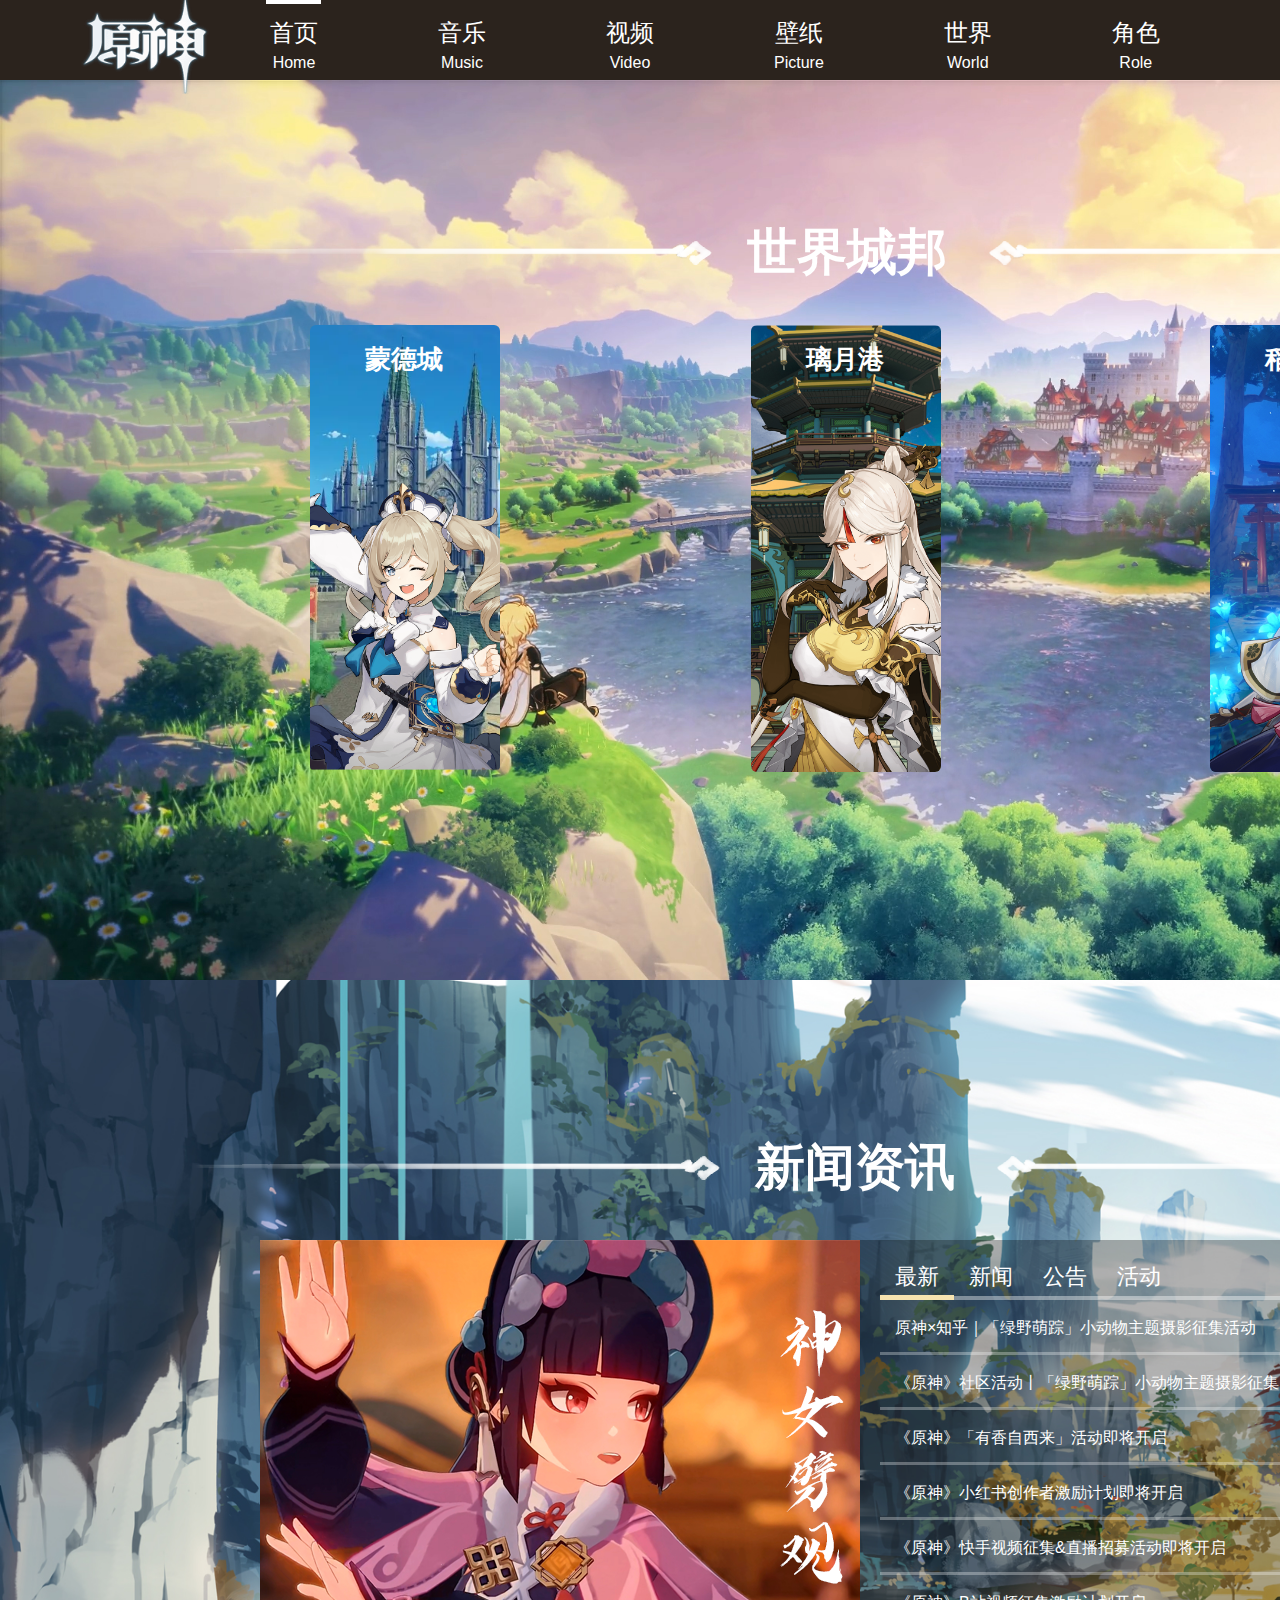
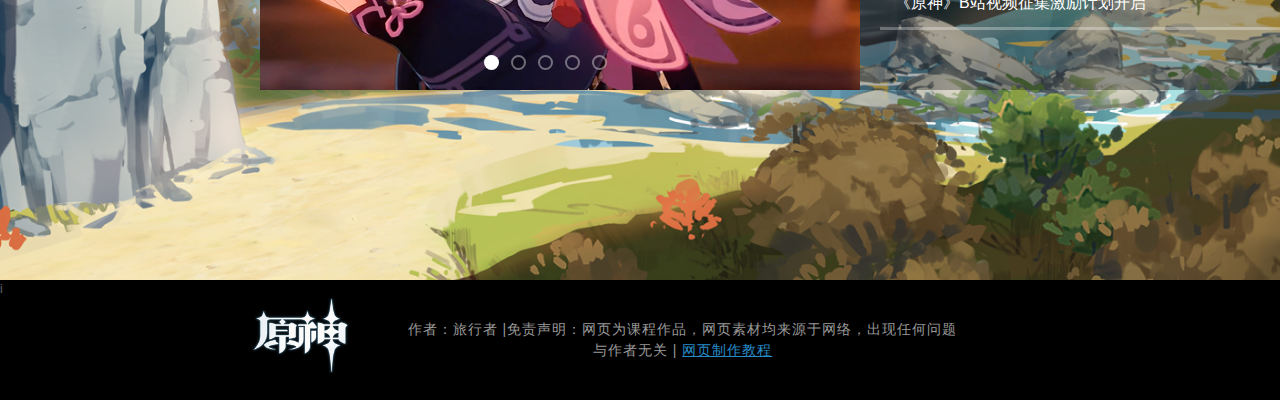
<file: index.html>
<!DOCTYPE html>
<html lang="en">

<head>
  <meta charset="UTF-8" />
  <meta http-equiv="X-UA-Compatible" content="IE=edge" />
  <meta name="viewport" content="width=device-width, initial-scale=1.0" />
  <title>原宝</title>

  <!-- 初始化 -->
  <link rel="stylesheet" href="css/base.css" />
  <link rel="stylesheet" href="css/index.css" />
  <link rel="stylesheet" href="css/common.css" />
  <link rel="shortcut icon" href="favicon.ico" />
  <!-- js -->
  <script src="js/common.js"></script>
  <script src="js/index.js"></script>
</head>

<body>
  <!-- 头部导航栏 start-->
  <header>
    <!-- logo start -->
    <div class="logo">
      <h1><a href="index.html" title="原神">原神</a></h1>
    </div>
    <!-- logo end -->
    <!-- 导航栏 start -->
    <div class="nav w">
      <ul>
        <li class="select_pages">
          <a href="index.html"><span>首页</span><span>Home</span></a>
        </li>
        <li>
          <a href="pages/music.html"><span>音乐</span><span>Music</span></a>
        </li>
        <li>
          <a href="pages/VideoPage.html"><span>视频</span><span>Video</span></a>
        </li>
        <li>
          <a href="pages/wallpaper.html"><span>壁纸</span><span>Picture</span></a>
        </li>
        <li>
          <a href="pages/world.html"><span>世界</span><span>World</span></a>
        </li>
        <li>
          <a href="pages/megde.html"><span>角色</span><span>Role</span></a>
        </li>
      </ul>
    </div>
    <!-- 导航栏 end-->
  </header>
  <!-- 导航栏 end-->
  <!-- index 部分 start-->
  <section>
    <div class="sect_1">
      <h1>世界城邦</h1>
      <ul>
        <li>
          <div class="move mengde">
            <h4>蒙德城</h4>
            <a href="pages/megde.html"><img src="images/babala.png" alt="" /></a>
          </div>
        </li>
        <li>
          <div class="move liyue">
            <h4>璃月港</h4>
            <a href="pages/liyue.html"><img src="images/ningguang.png" alt="" /></a>
          </div>
        </li>
        <li>
          <div class="move daoqi">
            <h4>稻妻城</h4>
            <a href="pages/daoqi.html"><img src="images/linghua.png" alt="" /></a>
          </div>
        </li>
      </ul>
    </div>
    <div class="sect_2 ">
      <div class="box">
        <div class="news_left">
          <h1>新闻资讯</h1>
          <ul class="tab_move">
            <li><a href="javascript:void(0)"><img src="images/news1.png" alt=""></a></li>
            <li><a href="javascript:void(0)"><img src="images/news2.png" alt=""></a></li>
            <li><a href="javascript:void(0)"><img src="images/news3.png" alt=""></a></li>
            <li><a href="javascript:void(0)"><img src="images/news4.png" alt=""></a></li>
            <li><a href="javascript:void(0)"><img src="images/news5.png" alt=""></a></li>
          </ul>
          <ul class="pointer">
          </ul>
        </div>
        <div class="news_right">
          <div class="title">
            <ul>
              <li class="select_title">最新</li>
              <li>新闻</li>
              <li>公告</li>
              <li>活动</li>
            </ul>
          </div>
          <div class="content">
            <ul class="newest">
              <li>
                <p> 原神×知乎｜「绿野萌踪」小动物主题摄影征集活动</p><span>2022/05/11</span>
              </li>
              <li>
                <p>《原神》社区活动丨「绿野萌踪」小动物主题摄影征集活动今日开启</p><span> 2022/05/11</span>
              </li>
              <li>
                <p>《原神》「有香自西来」活动即将开启</p><span>2022/05/11</span>
              </li>
              <li>
                <p>《原神》小红书创作者激励计划即将开启</p><span> 2022/05/10</span>
              </li>
              <li>
                <p>《原神》快手视频征集&直播招募活动即将开启</p><span>2022/05/10</span>
              </li>
              <li>
                <p>《原神》B站视频征集激励计划开启</B></p><span>2022/5/10</span>
              </li>
            </ul>
            <ul class="news">
              <li>
                <p> 原神×知乎｜「绿野萌踪」小动物主题摄影征集活动</p><span>2022/05/11</span>
              </li>
              <li>
                <p>《原神》交响音乐会特别篇-「映春华章」</p><span> 2022/02/04</span>
              </li>
              <li>
                <p>《原神》「有香自西来」活动即将开启</p><span>2022/05/11</span>
              </li>
              <li>
                <p>《原神：“异世相遇，尽享美味”</p><span> 2020/03/01</span>
              </li>
              <li>
                <p>《原神》排面！《国家人文历史》解析原神《神女劈观》，每句词都有典故？</p><span>2022/02/19</span>
              </li>
              <li>
                <p>《原神》B站视频征集激励计划开启</B></p><span>2022/5/10</span>
              </li>
            </ul>
            <ul class="notice">
              <li>
                <p>《原神》祈愿概率公示</p><span></span>
              </li>
              <li>
                <p>《原神》2.5版本「薄樱初绽时」更新通知</p><span> 2022/02/16</span>
              </li>
              <li>
                <p>《原神》2.5版本「薄樱初绽时」更新通知</p><span>2022/02/14</span>
              </li>
              <li>
                <p>「流光飞彩」海灯节答谢邮件发放问题处理说明</p><span>2022/02/09</span>
              </li>
              <li>
                <p>《原神》2.4版本「飞彩镌流年」更新说明</p><span> 2022/01/05</span>
              </li>
              <li>
                <p>《原神》2.4版本「飞彩镌流年」海灯节活动开启</p><span>2020/01/05</span>
              </li>
            </ul>
            <ul class="activity">
              <li>
                <p>《原神》「神工天巧」活动即将开启</p><span> 2022/02/28</span>
              </li>
              <li>
                <p>「岩港奇珍行记」网页活动说明</p><span>2020/11/02</span>
              </li>
              <li>
                <p> 《原神》月夕祝颂-万份空月祝福相赠</p><span> 2020/10/01</span>
              </li>
              <li>
                <p> “在尘世的相逢”抖音《原神》公测主播招募</p><span>2020/09/28</span>
              </li>
              <li>
                <p>“在尘世的相逢”快手直播《原神》主播招募活动开启</p><span> 2020/09/16</span>
              </li>
              <li>
                <p>《原神》：“异世相遇，尽享美味”线下活动</p><span>2020/09/16</span>
              </li>
            </ul>
          </div>
        </div>
      </div>
    </div>
  </section>
  <!-- index 部分 end-->

  <footer>
    <div class="copyright w">
      <img src="images/logo.png" alt="" width="100px">
      <p>作者：旅行者 |免责声明：网页为课程作品，网页素材均来源于网络，出现任何问题与作者无关 |
        <i class="link">网页制作教程</i>
      </p>
    </div>i
  </footer>
  <div class="code" style="display: none;">
    <div class="box">
      <img src="images/code.png" alt="">
      <button class="close"></button>
    </div>
  </div>
</body>

</html>
</file>
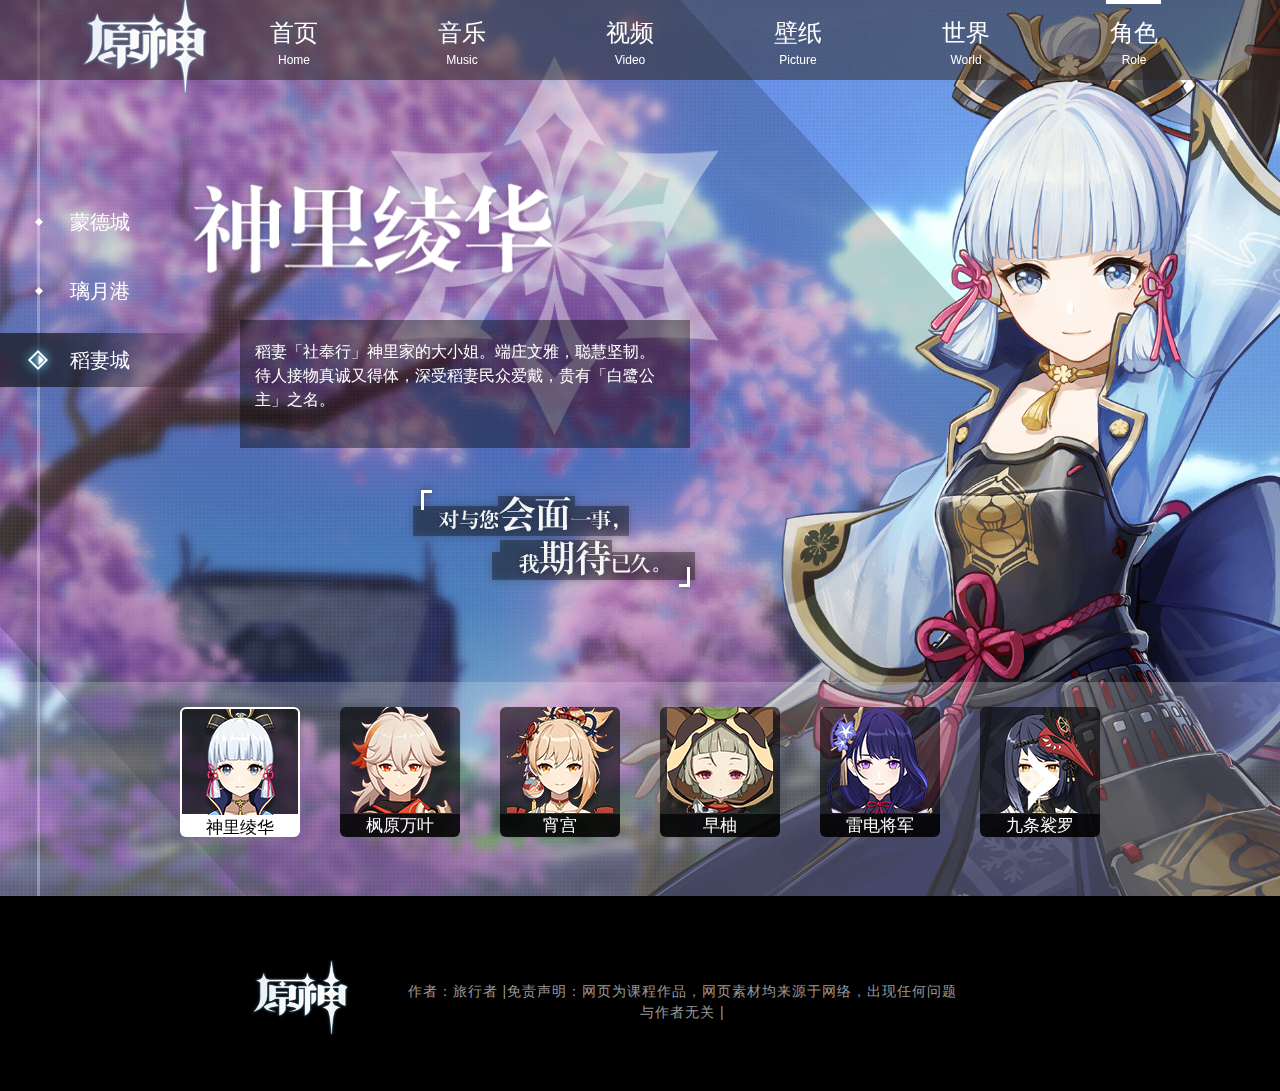
<file: pages/daoqi.html>
<!DOCTYPE html>
<html lang="en">

<head>
    <meta charset="UTF-8" />
    <meta http-equiv="X-UA-Compatible" content="IE=edge" />
    <meta name="viewport" content="width=device-width, initial-scale=1.0" />
    <title>稻妻城</title>

    <!-- 初始化 -->
    <link rel="stylesheet" href="../css/base.css" />
    <link rel="stylesheet" href="../css/daoqi.css" />
    <link rel="stylesheet" href="../css/common.css" />
    <link rel="shortcut icon" href="../favicon.ico" />
    <!-- js -->
    <script src="../js/role_comm.js"></script>
    <script src="../js/common.js"></script>
</head>

<body>
    <!-- 头部导航栏 start-->
    <header>
        <!-- logo start -->
        <div class="logo">
            <h1><a href="../index.html" title="原神">原神</a></h1>
        </div>
        <!-- logo end -->
        <!-- 导航栏 start -->
        <div class="nav w">

            <ul>
                <li>
                    <a href="../index.html"><span>首页</span><span>Home</span></a>
                </li>
                <li>
                    <a href="music.html"><span>音乐</span><span>Music</span></a>
                </li>
                <li>
                    <a href="VideoPage.html"><span>视频</span><span>Video</span></a>
                </li>
                <li>
                    <a href="wallpaper.html"><span>壁纸</span><span>Picture</span></a>
                </li>
                <li>
                    <a href="world.html"><span>世界</span><span>World</span></a>
                </li>
                <li class="select_pages">
                    <a href="megde.html"><span>角色</span><span>Role</span></a>
                </li>
            </ul>
        </div>
    </header>
    <!-- 导航栏 end-->
    <!-- mengde 部分 start-->

    <section>
        <div class="bg">
            <div class="spread"></div>
            <footer>
                <div class="copyright w">
                    <img src="../images/logo.png" alt="" width="100px">
                    <p>作者：旅行者 |免责声明：网页为课程作品，网页素材均来源于网络，出现任何问题与作者无关 |
                    </p>
                </div>
            </footer>
        </div>
        <div class="role">
            <ul>
                <li><img src="../images/daoqi/role/linghua.png" alt=""></li>
                <li><img src="../images/daoqi/role/wanye.png" alt=""></li>
                <li><img src="../images/daoqi/role/xiaogong.png" alt=""></li>
                <li><img src="../images/daoqi/role/zaoyou.png" alt=""></li>
                <li><img src="../images/daoqi/role/ying.png" alt=""></li>
                <li><img src="../images/daoqi/role/jiutiao.png" alt=""></li>
                <li><img src="../images/daoqi/role/xinhai.png" alt=""></li>
                <li><img src="../images/daoqi/role/tuoma.png" alt=""></li>
                <li><img src="../images/daoqi/role/yidou.png" alt=""></li>
                <li><img src="../images/daoqi/role/wulang.png" alt=""></li>
                <li><img src="../images/daoqi/role/bachongshenzi.png" alt=""></li>
                <li><img src="../images/daoqi/role/lingren.png" alt=""></li>
            </ul>
        </div>
        <div class="info">
            <ul>
                <li><img class="name" src="../images/daoqi/info/linghua-name.png" alt="">
                    <p class="introduce">
                        稻妻「社奉行」神里家的大小姐。端庄文雅，聪慧坚韧。<br>
                        待人接物真诚又得体，深受稻妻民众爱戴，贵有「白鹭公主」之名。
                    </p>
                    <img src="../images/bing.png" alt="" class="nature">
                    <img src="../images/daoqi/info/linghua-lines.png" alt="" class="lines">
                </li>
                <li><img class="name" src="../images/daoqi/info/wanye-name.png" alt="">
                    <p class="introduce">
                        稻妻出身的浪人武士。为人谦和，个性温顺。<br>
                        年轻潇洒的外表下埋藏着许多往事。看似随性，心中却有独属于自己的行事准则。
                    </p>
                    <img src="../images/feng.png" alt="" class="nature">
                    <img src="../images/daoqi/info/wanye-lines.png" alt="" class="lines">
                </li>
                <li><img class="name" src="../images/daoqi/info/xiaogong-name.png" alt="">
                    <p class="introduce">
                        才华横溢的烟花工匠，「长野原烟花店」的现任店主，被誉为「夏祭的女王」。<br>
                        热情似火的少女。未泯的童心与匠人的执着在她身上交织出了奇妙的焰色反应。
                    </p>
                    <img src="../images/huo.png" alt="" class="nature">
                    <img src="../images/daoqi/info/xiaogong-lines.png" alt="" class="lines">
                </li>
                <li><img class="name" src="../images/daoqi/info/zaoyou-name.png" alt="">
                    <p class="introduce">
                        早柚——隶属于秘密组织「终末番」的特别忍者，对睡眠和长高有着异乎常人的追求。<br>
                        掌握一切可用于逃跑、隐蔽的忍术，以此为自己创造偷懒睡觉的机会。<br>
                        如此神奇的手段，或许会有意想不到的用途。
                    </p>
                    <img src="../images/feng.png" alt="" class="nature">
                    <img src="../images/daoqi/info/zaoyou-lines.png" alt="" class="lines">
                </li>
                <li><img class="name" src="../images/daoqi/info/ying-name.png" alt="">
                    <p class="introduce">
                        雷电将军——此世最殊胜威怖的雷霆化身，稻妻幕府的最高主宰。<br>
                        挟威权之鸣雷，逐永恒之孤道的寂灭者。
                    </p>
                    <img src="../images/lei.png" alt="" class="nature">
                    <img src="../images/daoqi/info/ying-lines.png" alt="" class="lines">
                </li>
                <li><img class="name" src="../images/daoqi/info/jiutiao-name.png" alt="">
                    <p class="introduce">
                        天领奉行的将领。行如风，言如誓，是位魄力过人的女性。<br>
                        她有着「神的笃信者」之名，将全部忠心都奉献给了雷电将军。<br>
                        将军所追求的「永恒」，也是她愿意为之而战的信念。
                    </p>
                    <img src="../images/lei.png" alt="" class="nature">
                    <img src="../images/daoqi/info/jiutiao-lines.png" alt="" class="lines">
                </li>
                <li><img class="name" src="../images/daoqi/info/xinhai-name.png" alt="">
                    <p class="introduce">
                        心海是海祇岛的「现人神巫女」，也就是现任海祇岛最高领袖。<br>
                        她通读兵法、擅长谋略，在军事上有着独特见解，也能将内政、外交等工作处理得井井有条。<br>
                        不过，这位人们眼中深不可测的领导者，似乎也有不为人知的一面…
                    </p>
                    <img src="../images/shui.png" alt="" class="nature">
                    <img src="../images/daoqi/info/xinhai-lines.png" alt="" class="lines">
                </li>
                <li><img class="name" src="../images/daoqi/info/tuoma-name.png" alt="">
                    <p class="introduce">
                        社奉行神里家的家政官，同时也是活跃在稻妻的「地头蛇」。<br>
                        为人友善又富有亲和力，不论身处何处都能轻易融入人群。<br>
                        乍看似乎是个非常随性的人，实际上却很有责任感。无论对待工作或人际都有着格外认真的一面。
                    </p>
                    <img src="../images/huo.png" alt="" class="nature">
                    <img src="../images/daoqi/info/tuoma-lines.png" alt="" class="lines">
                </li>
                <li><img class="name" src="../images/daoqi/info/yidou-name.png" alt="">
                    <p class="introduce">
                        鬼族后裔，性格豪爽热血的快意男儿。<br>
                        如风一般迅猛，也如雷一般夺目。
                    </p>
                    <img src="../images/tu.png" alt="" class="nature">
                    <img src="../images/daoqi/info/yidou-lines.png" alt="" class="lines">
                </li>
                <li><img class="name" src="../images/daoqi/info/wulang-name.png" alt="">
                    <p class="introduce">
                        海祇军大将。身具领兵者威严的同时，又无高位者的倨傲。&nbsp;<br>
                        无论何时何地都深受部下信赖，能让人毫无负担地寄托后背与心灵。
                    </p>
                    <img src="../images/tu.png" alt="" class="nature">
                    <img src="../images/daoqi/info/wulang-lines.png" alt="" class="lines">
                </li>
                <li><img class="name" src="../images/daoqi/info/bachongshenzi-name.png" alt="">
                    <p class="introduce">
                        掌管鸣神大社的大巫女、狐之血脉的延续者、「永恒」的眷属与友人，以及，轻小说出版社「八重堂」的恐怖总编…<br>
                        有着多重身份的神秘宫司，凡人们或许永远无法了解她的真面目与真心。
                    </p>
                    <img src="../images/lei.png" alt="" class="nature">
                    <img src="../images/daoqi/info/bachongshenzi-lines.png" alt="" class="lines">
                </li>
                <li><img class="name" src="../images/daoqi/info/lingren-name.png" alt="">
                    <p class="introduce">
                        社奉行神里家现任家主。总有办法以周全的手段实现自身目的。不过，鲜少有人知道他如今最在意的「目的」是什么。
                    </p>
                    <img src="../images/bing.png" alt="" class="nature">
                    <img src="../images/daoqi/info/lingren-lines.png" alt="" class="lines">
                </li>
            </ul>
        </div>
        <div class="tab">
            <div class="item">
                <div class="previous"></div>
                <div class="box">
                    <ul>
                        <li class="select_item"><img src="../images/daoqi/icon/linghua.png" alt=""><span>神里绫华</span>
                        </li>
                        <li><img src="../images/daoqi/icon/wanye.png" alt=""><span>枫原万叶</span></li>
                        <li><img src="../images/daoqi/icon/xiaoghong.png" alt=""><span>宵宫</span></li>
                        <li><img src="../images/daoqi/icon/zaoyou.png" alt=""><span>早柚</span></li>
                        <li><img src="../images/daoqi/icon/ying.png" alt=""><span>雷电将军</span></li>
                        <li><img src="../images/daoqi/icon/jiutiao.png" alt=""><span>九条裟罗</span></li>
                        <li><img src="../images/daoqi/icon/xinhai.png" alt=""><span>珊瑚宫心海</span></li>
                        <li><img src="../images/daoqi/icon/tuoma.png" alt=""><span>托马</span></li>
                        <li><img src="../images/daoqi/icon/yidou.png" alt=""><span>荒泷一斗</span></li>
                        <li><img src="../images/daoqi/icon/wulang.png" alt=""><span>五郎</span></li>
                        <li><img src="../images/daoqi/icon/bachongshenzi.png" alt=""><span>八重神子</span></li>
                        <li><img src="../images/daoqi/icon/lingren.png" alt=""><span>神里绫人</span></li>
                    </ul>
                </div>
                <div class="next"></div>
            </div>
        </div>
        <div class="tab_city">
            <ul>
                <li><a href="megde.html">蒙德城</a></li>
                <li><a href="liyue.html">璃月港</a></li>
                <li class="select_city"> 稻妻城</li>
            </ul>
        </div>
    </section>
    </div>
    <!-- mengde 部分 end-->
</body>

</html>
</file>
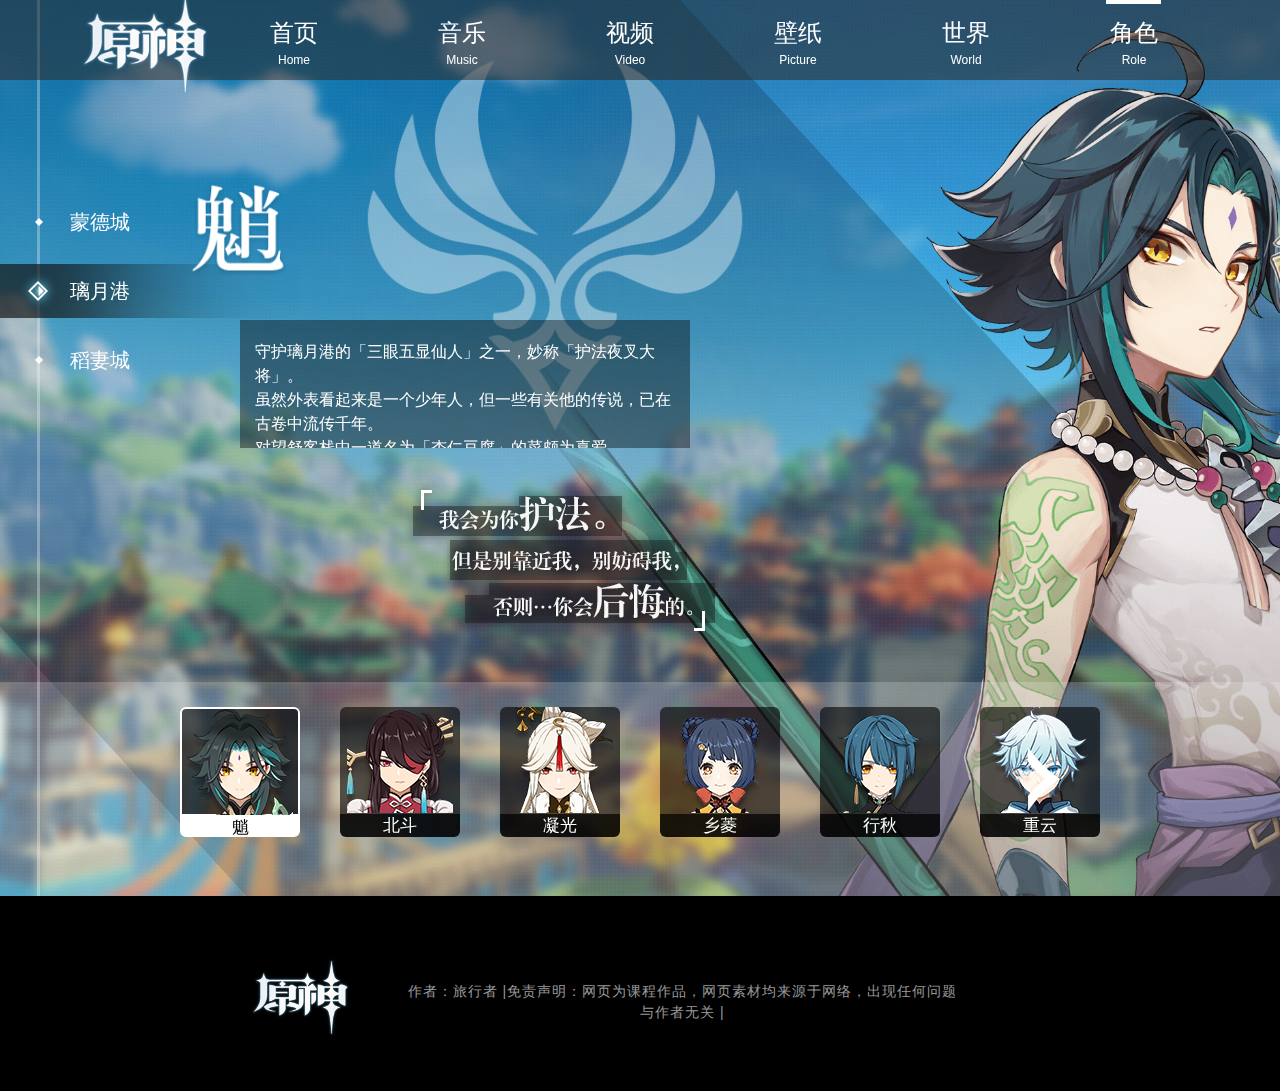
<file: pages/liyue.html>
<!DOCTYPE html>
<html lang="en">

<head>
    <meta charset="UTF-8" />
    <meta http-equiv="X-UA-Compatible" content="IE=edge" />
    <meta name="viewport" content="width=device-width, initial-scale=1.0" />
    <title>璃月港</title>

    <!-- 初始化 -->
    <link rel="stylesheet" href="../css/base.css" />
    <link rel="stylesheet" href="../css/liyue.css" />
    <link rel="stylesheet" href="../css/common.css" />
    <link rel="shortcut icon" href="../favicon.ico" />
    <!-- js -->
    <script src="../js/role_comm.js"></script>
    <script src="../js/common.js"></script>
</head>

<body>
    <!-- 头部导航栏 start-->
    <header>
        <!-- logo start -->
        <div class="logo">
            <h1><a href="../index.html" title="原神">原神</a></h1>
        </div>
        <!-- logo end -->
        <!-- 导航栏 start -->
        <div class="nav w">

            <ul>
                <li>
                    <a href="../index.html"><span>首页</span><span>Home</span></a>
                </li>
                <li>
                    <a href="music.html"><span>音乐</span><span>Music</span></a>
                </li>
                <li>
                    <a href="VideoPage.html"><span>视频</span><span>Video</span></a>
                </li>
                <li>
                    <a href="wallpaper.html"><span>壁纸</span><span>Picture</span></a>
                </li>
                <li>
                    <a href="world.html"><span>世界</span><span>World</span></a>
                </li>
                <li class="select_pages">
                    <a href="megde.html"><span>角色</span><span>Role</span></a>
                </li>
            </ul>
        </div>
    </header>
    <!-- 导航栏 end-->
    <!-- mengde 部分 start-->

    <section>

        <div class="bg">
            <div class="spread"></div>
            <footer>
                <div class="copyright w">
                    <img src="../images/logo.png" alt="" width="100px">
                    <p>作者：旅行者 |免责声明：网页为课程作品，网页素材均来源于网络，出现任何问题与作者无关 |
                    </p>
                </div>
            </footer>
        </div>
        <div class="role">
            <ul>
                <li><img src="../images/liyue/role/xiao.png" alt=""></li>
                <li><img src="../images/liyue/role/beidou.png" alt=""></li>
                <li><img src="../images/liyue/role/ningguang.png" alt=""></li>
                <li><img src="../images/liyue/role/xiangling.png" alt=""></li>
                <li><img src="../images/liyue/role/xingqiu.png" alt=""></li>
                <li><img src="../images/liyue/role/chongyun.png" alt=""></li>
                <li><img src="../images/liyue/role/keqin.png" alt=""></li>
                <li><img src="../images/liyue/role/qiqi.png" alt=""></li>
                <li><img src="../images/liyue/role/dadaliya.png" alt=""></li>
                <li><img src="../images/liyue/role/zhongli.png" alt=""></li>
                <li><img src="../images/liyue/role/xinyan.png" alt=""></li>
                <li><img src="../images/liyue/role/ganyu.png" alt=""></li>
                <li><img src="../images/liyue/role/hutao.png" alt=""></li>
                <li><img src="../images/liyue/role/yanfei.png" alt=""></li>
                <li><img src="../images/liyue/role/shenhe.png" alt=""></li>
                <li><img src="../images/liyue/role/yunjin.png" alt=""></li>
                <li><img src="../images/liyue/role/yelan.png" alt=""></li>
            </ul>
        </div>
        <div class="info">
            <ul>
                <li><img class="name" src="../images/liyue/info/xiao-name.png" alt="">
                    <p class="introduce">守护璃月港的「三眼五显仙人」之一，妙称「护法夜叉大将」。<br>
                        虽然外表看起来是一个少年人，但一些有关他的传说，已在古卷中流传千年。<br>
                        对望舒客栈中一道名为「杏仁豆腐」的菜颇为喜爱。<br>
                        究其原因，是因为「杏仁豆腐」的味道，与他曾经吞噬过的「美梦」十分相似。
                    </p>
                    <img src="../images/feng.png" alt="" class="nature">
                    <img src="../images/liyue/info/xiao-lines.png" alt="" class="lines">
                </li>
                <li><img class="name" src="../images/liyue/info/beidou-name.png" alt="">
                    <p class="introduce">「南十字」船队头领，在璃月有着相当的声望。<br>
                        有人说她能开山劈海，有人说她善举剑引雷，还有人说，连可怖的冥海巨兽都不是北斗的一合之敌。<br>
                        外人也许会把这些话当做夸张的玩笑，但那些曾与北斗同航的人却会说——<br>
                        「世上若真有什么冥海巨兽，那北斗一定能将它劈作两截。」</p>

                    <img src="../images/lei.png" alt="" class="nature">
                    <img src="../images/liyue/info/beidou-lines.png" alt="" class="lines">
                </li>
                <li><img class="name" src="../images/liyue/info/ningguan-name.png" alt="">
                    <p class="introduce">坐拥空中宫殿，有着大量传言的璃月权贵，脸上总是挂着优雅神秘的笑容。<br>
                        作为「璃月七星」中的天权星，她不仅象征着权力与律法，也代表着财富与才智。</p>
                    <img src="../images/tu.png" alt="" class="nature">
                    <img src="../images/liyue/info/ningguang-lines.png" alt="" class="lines">
                </li>
                <li><img class="name" src="../images/liyue/info/xiangling-name.png" alt="">
                    <p class="introduce">「万民堂」的新任大厨兼跑堂，对料理之道极具热情，最拿手的是麻辣菜肴。<br>
                        年纪尚轻，但厨艺精湛，在吃虎岩的老饕之中颇有名气。<br>
                        如果她要请你进行新品试吃，大可放心品尝，绝不会辜负你的期待，真的。</p>
                    <img src="../images/huo.png" alt="" class="nature">
                    <img src="../images/liyue/info/xiangling-lines.png" alt="" class="lines">
                </li>
                <li><img class="name" src="../images/liyue/info/xingqiu-name.png" alt="">
                    <p class="introduce">璃月港飞云商会的二少爷，自幼便以勤奋好学、待人礼貌闻名。<br>
                        不过，即使是如此文雅的少年人，也有着动若脱兔的一面。</p>
                    <img src="../images/shui.png" alt="" class="nature">
                    <img src="../images/liyue/info/xingqiu-lines.png" alt="" class="lines">
                </li>
                <li><img class="name" src="../images/liyue/info/chongyun-name.png" alt="">
                    <p class="introduce">
                        以璃月为中心，四处进行驱邪活动的云游方士。作为驱邪世家继承人，他自幼便有过人的绝技。<br>
                        然而，这种绝技并非学自师门，而是与生俱来的异能——「纯阳之体」。
                    </p>
                    <img src="../images/bing.png" alt="" class="nature">
                    <img src="../images/liyue/info/chongyun-lines.png" alt="" class="lines">
                </li>
                <li><img class="name" src="../images/liyue/info/keqin-name.png" alt="">
                    <p class="introduce">
                        璃月七星之一，玉衡星。对「帝君一言而决的璃月」颇有微词——但实际上，神挺欣赏她这样的人。<br>
                        她坚信与人类命运相关的事，应当由人类去做，而且人类一定可以做得更好。为了证明这一点，她比任何人都要努力。
                    </p>
                    <img src="../images/lei.png" alt="" class="nature">
                    <img src="../images/liyue/info/keqin-lines.png" alt="" class="lines">
                </li>
                <li><img class="name" src="../images/liyue/info/qiqi-name.png" alt="">
                    <p class="introduce">
                        药庐「不卜庐」的采药姑娘兼学徒。<br>
                        因「仙缘」而拥有不死之身，行动时需要自己给自己下敕令。<br>
                        七七的记忆力非常差，为了保证日常生活的顺利，她随身携带着一本笔记，写有各种各样的注意事项。<br>
                        但在最不巧的那些日子里，她连「要看笔记」这件事都会忘记……
                    </p>
                    <img src="../images/bing.png" alt="" class="nature">
                    <img src="../images/liyue/info/qiqi-lines.png" alt="" class="lines">
                </li>
                <li><img class="name" src="../images/liyue/info/dadaliya-name.png" alt="">
                    <p class="introduce">
                        达达利亚——来自寒冰之国，心思变幻莫测的客人。<br>
                        不必猜测他的想法，也无需质疑他的来意。只要记住：这副稚气未脱的外表下暗藏的，是锤炼到极致的战士之躯。
                    </p>
                    <img src="../images/shui.png" alt="" class="nature">
                    <img src="../images/liyue/info/dadaliya-lines.png" alt="" class="lines">
                </li>
                <li><img class="name" src="../images/liyue/info/zhongli-name.png" alt="">
                    <p class="introduce">
                        应「往生堂」邀请而来的神秘客卿。样貌俊美，举止高雅，拥有远超常人的学识。<br>
                        虽说来历不明，却知礼数、晓规矩。坐镇「往生堂」，能行天地万物之典仪。
                    </p>
                    <img src="../images/tu.png" alt="" class="nature">
                    <img src="../images/liyue/info/zhongli-lines.png" alt="" class="lines">
                </li>
                <li><img class="name" src="../images/liyue/info/xingyan-name.png" alt="">
                    <p class="introduce">
                        在璃月港，摇滚属于新兴艺术，辛焱则是这门艺术身先士卒的践行者。<br>
                        她用音乐和热情歌颂着对「成见」的反抗，想要唤醒劳于世间昏昏沉沉的灵魂。<br>
                        如果有机会，请千万不要错过她的演出。
                    </p>
                    <img src="../images/huo.png" alt="" class="nature">
                    <img src="../images/liyue/info/xingyan-lines.png" alt="" class="lines">
                </li>
                <li><img class="name" src="../images/liyue/info/ganyu-name.png" alt="">
                    <p class="introduce">
                        璃月七星的秘书，体内流淌着人类与仙兽的血脉。<br>
                        天性优雅娴静，但仙兽「麒麟」温柔的性情与坚定毅重的工作态度毫无冲突。<br>
                        毕竟，甘雨坚信自己所做的一切工作都是为了践行与帝君的契约，谋求璃月众生的最大福祉。
                    </p>

                    <img src="../images/bing.png" alt="" class="nature">
                    <img src="../images/liyue/info/ganyu-lines.png" alt="" class="lines">
                </li>
                <li><img class="name" src="../images/liyue/info/hutao-name.png" alt="">
                    <p class="introduce">
                        胡桃——「往生堂」第七十七代堂主，掌控着璃月葬仪事务的重要人物。<br>
                        尽心尽力地为人们完成送别之仪，维护着世间阴阳平衡之道。<br>
                        除此以外还是个神奇打油诗人，诸多「杰作」被璃月人口口相传。
                    </p>
                    <img src="../images/huo.png" alt="" class="nature">
                    <img src="../images/liyue/info/hutao-lines.png" alt="" class="lines">
                </li>
                <li><img class="name" src="../images/liyue/info/yanfei-name.png" alt="">
                    <p class="introduce">
                        烟绯——身负半仙之血，能力一流的律法咨询师。<br>
                        她在循途守辙与通权达变之间寻得了只属于自己的完美平衡点，凭借律法咨询师的独特身份和自成一派的经验手段，悉心守护着璃月的契约天平。
                    </p>
                    <img src="../images/huo.png" alt="" class="nature">
                    <img src="../images/liyue/info/yanfei-lines.png" alt="" class="lines">
                </li>
                <li><img class="name" src="../images/liyue/info/shenhe-name.png" alt="">
                    <p class="introduce">
                        虽为人类之身，却是仙家弟子。过去曾生活在远离璃月港的山野之间，以红绳缚魂，修身养性。<br>
                        气质淡雅如仙人，身上似乎藏有某些秘密。
                    </p>
                    <img src="../images/bing.png" alt="" class="nature">
                    <img src="../images/liyue/info/shenhe-lines.png" alt="" class="lines">
                </li>
                <li><img class="name" src="../images/liyue/info/yunjin-name.png" alt="">
                    <p class="introduce">「云翰社」现任当家，集剧作与演唱能力于一身的璃月戏曲名角。风格自成一派，雅致柔美，恰如其人。</p>
                    <img src="../images/tu.png" alt="" class="nature">
                    <img src="../images/liyue/info/yunjin-lines.png" alt="" class="lines">
                </li>
                <li><img class="name" src="../images/liyue/info/yelan-name.png" alt="">
                    <p class="introduce">
                        自称供职于总务司的神秘人士，却又是总务司名录里的「不存在之人」。<br>
                        神出鬼没，行踪飘忽，变幻无常，这些都是她的标志。
                    </p>
                    <img src="../images/shui.png" alt="" class="nature">
                    <img src="../images/liyue/info/yelan-lianes.png" alt="" class="lines">
                </li>
            </ul>
        </div>
        <div class="tab">
            <div class="item">
                <div class="previous"></div>
                <div class="box">
                    <ul>
                        <li class="select_item"><img src="../images/liyue/icon/xiao.png" alt=""><span>魈</span></li>
                        <li><img src="../images/liyue/icon/beidou.png" alt=""><span>北斗</span>
                        </li>
                        <li><img src="../images/liyue/icon/ningguang.png" alt=""><span>凝光</span>
                        </li>
                        <li><img src="../images/liyue/icon/xiangling.png" alt=""><span>乡菱</span>
                        </li>
                        <li><img src="../images/liyue/icon/xingqiu.png" alt=""><span>行秋</span>
                        </li>
                        <li><img src="../images/liyue/icon/congyun.png" alt=""><span>重云</span>
                        </li>
                        <li><img src="../images/liyue/icon/keqin.png" alt=""><span>刻晴</span></li>
                        <li><img src="../images/liyue/icon/qiqi.png" alt=""><span>七七</span></li>
                        <li><img src="../images/liyue/icon/dadaliya.png" alt=""><span>达达利亚</span></li>
                        <li><img src="../images/liyue/icon/zhongli.png" alt=""><span>钟离</span>
                        </li>
                        <li><img src="../images/liyue/icon/xinyan.png" alt=""><span>辛焱</span>
                        </li>
                        <li><img src="../images/liyue/icon/ganyu.png" alt=""><span>甘雨</span>
                        </li>
                        <li><img src="../images/liyue/icon/hutao.png" alt=""><span>胡桃</span>
                        </li>
                        <li><img src="../images/liyue/icon/yuanfei.png" alt=""><span>烟绯</span>
                        </li>
                        <li><img src="../images/liyue/icon/shenhe.png" alt=""><span>申鹤</span>
                        </li>
                        <li><img src="../images/liyue/icon/yunjin.png" alt=""><span>云堇</span>
                        </li>
                        <li><img src="../images/liyue/icon/yelan.png" alt=""><span>夜兰</span>
                        </li>
                    </ul>
                </div>
                <div class="next"></div>
            </div>
        </div>
        <div class="tab_city">
            <ul>
                <li><a href="megde.html">蒙德城</a></li>
                <li class="select_city"> 璃月港</li>
                <li> <a href="daoqi.html">稻妻城</a></li>
            </ul>
        </div>
    </section>

    <!-- mengde 部分 end-->
</body>

</html>
</file>
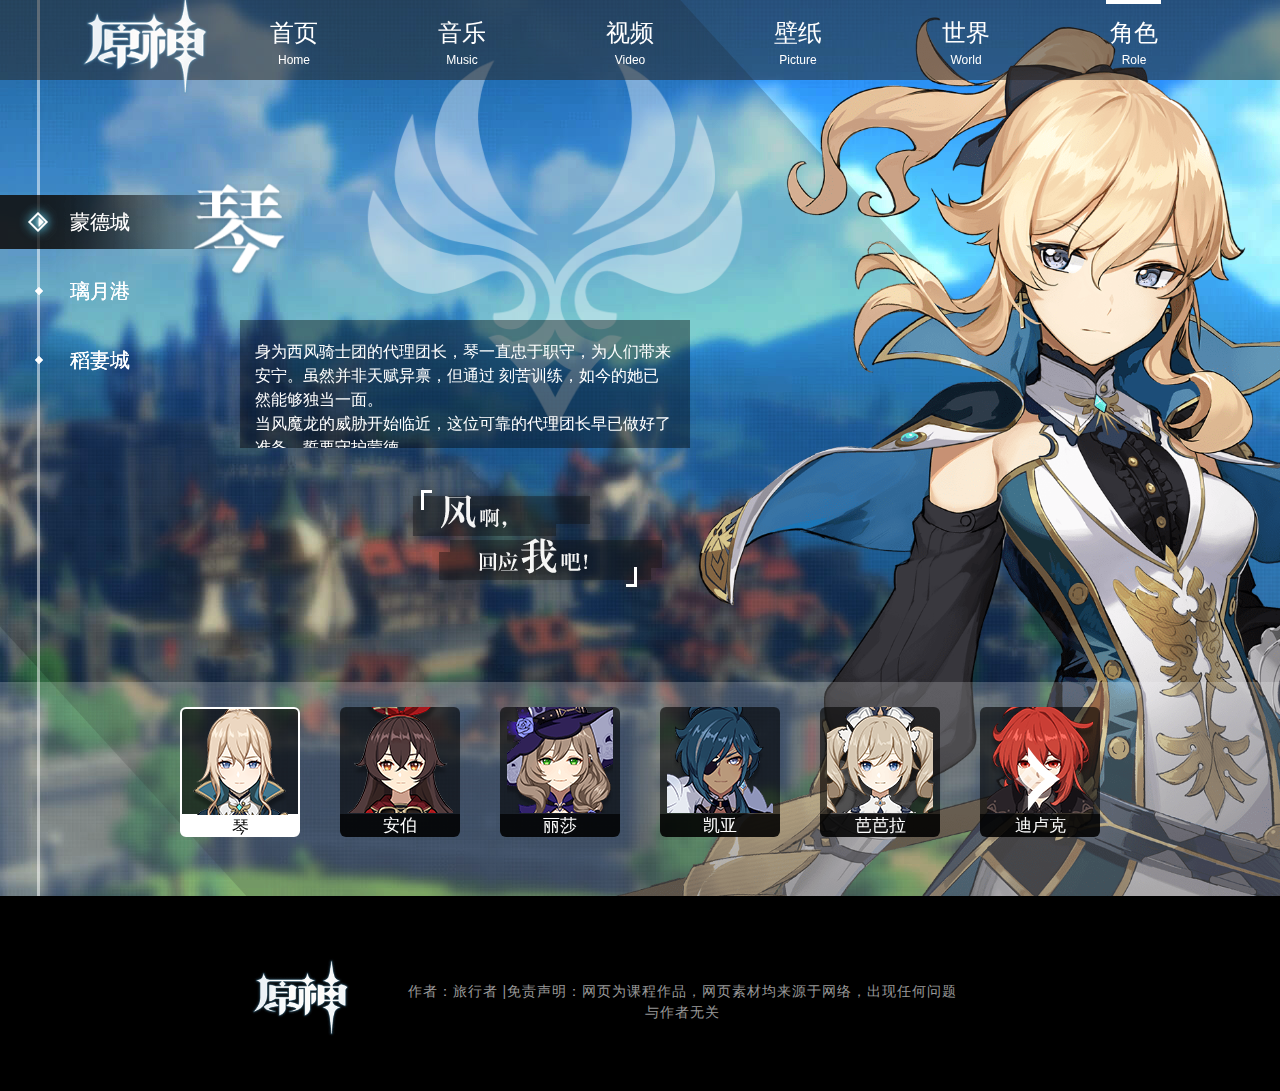
<file: pages/megde.html>
<!DOCTYPE html>
<html lang="en">

<head>
    <meta charset="UTF-8" />
    <meta http-equiv="X-UA-Compatible" content="IE=edge" />
    <meta name="viewport" content="width=device-width, initial-scale=1.0" />
    <title>蒙德城</title>

    <!-- 初始化 -->
    <link rel="stylesheet" href="../css/base.css" />
    <link rel="stylesheet" href="../css/mengde.css" />
    <link rel="stylesheet" href="../css/common.css" />
    <link rel="shortcut icon" href="../favicon.ico" />
    <!-- js -->
    <script src="../js/role_comm.js"></script>
    <script src="../js/common.js"></script>
</head>

<body>
    <!-- 头部导航栏 start-->
    <header>
        <!-- logo start -->
        <div class="logo">
            <h1><a href="../index.html" title="原神">原神</a></h1>
        </div>
        <!-- logo end -->
        <!-- 导航栏 start -->
        <div class="nav w">

            <ul>
                <li>
                    <a href="../index.html"><span>首页</span><span>Home</span></a>
                </li>
                <li>
                    <a href="music.html"><span>音乐</span><span>Music</span></a>
                </li>
                <li>
                    <a href="VideoPage.html"><span>视频</span><span>Video</span></a>
                </li>
                <li>
                    <a href="wallpaper.html"><span>壁纸</span><span>Picture</span></a>
                </li>
                <li>
                    <a href="world.html"><span>世界</span><span>World</span></a>
                </li>
                <li class="select_pages">
                    <a href="megde.html"><span>角色</span><span>Role</span></a>
                </li>
            </ul>
        </div>
    </header>
    <!-- 导航栏 end-->
    <!-- mengde 部分 start-->

    <section>
        <div class="bg">
            <div class="spread"></div>
            <footer>
                <div class="copyright w">
                    <img src="../images/logo.png" alt="" width="100px">
                    <p>作者：旅行者 |免责声明：网页为课程作品，网页素材均来源于网络，出现任何问题与作者无关</p>
                </div>
            </footer>
        </div>
        <div class="role">
            <ul>
                <li><img src="../images/mengde/role/qin.png" alt=""></li>
                <li><img src="../images/mengde/role/an.png" alt=""></li>
                <li><img src="../images/mengde/role/li.png" alt=""></li>
                <li><img src="../images/mengde/role/kai.png" alt=""></li>
                <li><img src="../images/mengde/role/ba.png" alt=""></li>
                <li><img src="../images/mengde/role/di.png" alt=""></li>
                <li><img src="../images/mengde/role/lei.png" alt=""></li>
                <li><img src="../images/mengde/role/wen.png" alt=""></li>
                <li><img src="../images/mengde/role/ke.png" alt=""></li>
                <li><img src="../images/mengde/role/ban.png" alt=""></li>
                <li><img src="../images/mengde/role/ai.png" alt=""></li>
                <li><img src="../images/mengde/role/xie.png" alt=""></li>
                <li><img src="../images/mengde/role/sha.png" alt=""></li>
                <li><img src="../images/mengde/role/mo.png" alt=""></li>
                <li><img src="../images/mengde/role/diao.png" alt=""></li>
                <li><img src="../images/mengde/role/a.png" alt=""></li>
                <li><img src="../images/mengde/role/luo.png" alt=""></li>
                <li><img src="../images/mengde/role/you.png" alt=""></li>
                <li><img src="../images/mengde/role/ailuo.png" alt=""></li>
            </ul>
        </div>
        <div class="info">
            <ul>
                <li><img class="name" src="../images/mengde/info/qin.png" alt="">
                    <p class="introduce">身为西风骑士团的代理团长，琴一直忠于职守，为人们带来安宁。虽然并非天赋异禀，但通过 刻苦训练，如今的她已然能够独当一面。<br>
                        当风魔龙的威胁开始临近，这位可靠的代理团长早已做好了准备，誓要守护蒙德。
                    </p>
                    <img src="../images/feng.png" alt="" class="nature">
                    <img src="../images/mengde/info/qin-lines.png" alt="" class="lines">
                </li>
                <li><img class="name" src="../images/mengde/info/anbo-name.png" alt="">
                    <p class="introduce">活泼率直的少女，是蒙德城中唯一的侦察骑士。<br>
                        擅长使用风之翼的安柏，连续三年蝉联蒙德城的「飞行冠军」。<br>
                        作为西风骑士团的新星，今天的安柏依然活跃在第一线。
                    </p>
                    <img src="../images/huo.png" alt="" class="nature">
                    <img src="../images/mengde/info/anbo-lines.png" alt="" class="lines">
                </li>
                <li><img class="name" src="../images/mengde/info/lisha-name.png" alt="">
                    <p class="introduce">她是钟情于睡眠的知性魔女。<br>
                        作为西风骑士团图书馆的管理员，聪明的丽莎总能以最有效的方式将遇到的问题统统解决。<br>
                        虽然看似慵懒，但处变不惊的她似乎早已将一切尽数掌控。</p>
                    <img src="../images/lei.png" alt="" class="nature">
                    <img src="../images/mengde/info/lisha-lines.png" alt="" class="lines">
                </li>
                <li><img class="name" src="../images/mengde/info/kaiya-name.png" alt="">
                    <p class="introduce">在西风骑士团里，凯亚是代理团长最信任的副手。凡是交托于他的任务，总能得到解决。<br>
                        在蒙德城中，风趣幽默的他同样深受人们的喜爱，然而这位谈吐不凡的骑士隐约有着什么不为人知的秘密。</p>
                    <img src="../images/bing.png" alt="" class="nature">
                    <img src="../images/mengde/info/kaiya-lines.png" alt="" class="lines">
                </li>
                <li><img class="name" src="../images/mengde/info/babala-name.png" alt="">
                    <p class="introduce">既是西风教会的祈礼牧师，又是蒙德城的闪耀偶像。<br>
                        对于习惯了传统吟游诗人的蒙德来说，「偶像」是还不习惯的新生事物。但在蒙德，人人都爱芭芭拉。<br>
                        这就是自由之都的自由精神——对大家投来的喜爱，芭芭拉是这样满怀感激地总结的。</p>
                    <img src="../images/shui.png" alt="" class="nature">
                    <img src="../images/mengde/info/babala-lines.png" alt="" class="lines">
                </li>
                <li><img class="name" src="../images/mengde/info/diluke-name.png" alt="">
                    <p class="introduce">身为蒙德城第一富豪，风度翩翩的迪卢克总是以完美的贵公子形象示人。<br>
                        对于习惯了传统吟游诗人的蒙德来说，「偶像」是还不习惯的新生事物。但在蒙德，人人都爱芭芭拉。<br>
                        然而他真实的一面，是秉承坚定信念的战士，他那「不惜一切守护蒙德」的意志犹如火焰般炽热，令他能以恐怖的攻势，毫不留情地将一切敌人击溃。</p>
                    <img src="../images/huo.png" alt="" class="nature">
                    <img src="../images/mengde/info/diluke-lines.png" alt="" class="lines">
                </li>
                <li><img class="name" src="../images/mengde/info/leizhe-name.png" alt="">
                    <p class="introduce">
                        在蒙德坊间的传闻里，有人说他是被狼收养的弃婴，有人说他是狼灵的化身…<br>
                        利爪与苍雷在飞驰，狼永远与荒野为伴。<br>
                        时至今日，狼少年仍凭借他野兽般的直觉，在林间与狼群一起奔猎。
                    </p>
                    <img src="../images/lei.png" alt="" class="nature">
                    <img src="../images/mengde/info/leizhe-lines.png" alt="" class="lines">
                </li>
                <li><img class="name" src="../images/mengde/info/wendi-name.png" alt="">
                    <p class="introduce">
                        来路不明的吟游诗人，有时唱一些老掉牙的旧诗，有时又会唱出谁也没听过的新歌。<br>
                        喜欢苹果和热闹的气氛，讨厌奶酪和一切黏糊糊的物质。<br>
                        在引导「风」的元素力时，元素的塑形往往外显为羽毛，因为他很中意看上去轻飘飘的东西。
                    </p>
                    <img src="../images/feng.png" alt="" class="nature">
                    <img src="../images/mengde/info/wendi-lines.png" alt="" class="lines">
                </li>
                <li><img class="name" src="../images/mengde/info/keli-name.png" alt="">
                    <p class="introduce">
                        西风骑士团，火花骑士！永远伴随闪光与爆炸出现！<br>
                        ——然后在琴团长严厉的目光注视下默默消失。<br>
                        虽然新炸药的配方，很多都是在被关禁闭的时候想出来的……<br>
                        但如果不被关禁闭的话，就更好了。
                    </p>
                    <img src="../images/huo.png" alt="" class="nature">
                    <img src="../images/mengde/info/keli-lines.png" alt="" class="lines">
                </li>
                <li><img class="name" src="../images/mengde/info/bannite-name.png" alt="">
                    <p class="introduce">
                        蒙德城冒险家协会为数不多的年轻冒险家，一直被莫名的「不幸」所纠缠。<br>
                        他所创立的「班尼冒险团」，在「不幸」的影响下不断有成员长期告假，目前仅有团长一人在队活动，已处于解散边缘。<br>
                        但在班尼特诚恳的请求下，蒙德城冒险家协会接待员凯瑟琳小姐为他保留了「班尼冒险团」的编制，同时，也向他隐瞒了其他成员早已跳槽的事实。
                    </p>
                    <img src="../images/huo.png" alt="" class="nature">
                    <img src="../images/mengde/info/bannite-lines.png" alt="" class="lines">
                </li>
                <li><img class="name" src="../images/mengde/info/nuoaier-name.png" alt="">
                    <p class="introduce">
                        和蒙德城大多数普通年轻人一样，诺艾尔梦想着成为一名光荣的西风骑士。<br>
                        尽管还没有获得骑士资格，她仍以女仆的身份在骑士团里工作，努力学习着骑士的言行礼仪。<br>
                        她始终相信，只要坚持努力，总有一天能穿上那副象征荣耀的甲胄。
                    </p>
                    <img src="../images/tu.png" alt="" class="nature">
                    <img src="../images/mengde/info/nuoaier-lines.png" alt="" class="lines">
                </li>
                <li><img class="name" src="../images/mengde/info/feixieer-name.png" alt="">
                    <p class="introduce">
                        自称「断罪之皇女」，与名为奥兹的漆黑夜鸦同行的神秘少女。<br>
                        目前正以调查员身份供职于冒险家协会。<br>
                        通过自己的特殊能力加上奇妙的个性，还有本人不愿意承认的努力，菲谢尔成为了冒险家协会调查员中的新星，且成功赢得了大家的认可。<br>
                        和蒙德城大多数普通年轻人一样，诺艾尔梦想着成为一名光荣的西风骑士。<br>
                        尽管还没有获得骑士资格，她仍以女仆的身份在骑士团里工作，努力学习着骑士的言行礼仪。<br>
                        她始终相信，只要坚持努力，总有一天能穿上那副象征荣耀的甲胄。
                    </p>
                    <img src="../images/lei.png" alt="" class="nature">
                    <img src="../images/mengde/info/feixieer-lines.png" alt="" class="lines">
                </li>
                <li><img class="name" src="../images/mengde/info/shatang-name.png" alt="">
                    <p class="introduce">
                        对世间万物抱有强烈好奇心的炼金术士，隶属于西风骑士团，是阿贝多的助手。研究方向为「生物炼金」。<br>
                        她希望用炼金术改造既有的生命形态，让这个世界更加丰富多彩。<br>
                        虽说改造过程中偶尔会出现一些过于奇异的产物，但总体而言，砂糖在「生物炼金」方面成就斐然。
                    </p>
                    <img src="../images/feng.png" alt="" class="nature">
                    <img src="../images/mengde/info/shatang-lines.png" alt="" class="lines">
                </li>
                <li><img class="name" src="../images/mengde/info/mona-name.png" alt="">
                    <p class="introduce">
                        神秘的少女占星术士，声称自己是「伟大的占星术士莫娜」，拥有与名号相符的不俗实力，博学而高傲。<br>
                        尽管过着拮据、清贫的生活，但她坚决不用占卜来牟利…正是这种坚持，导致莫娜总是在为生计发愁。
                    </p>
                    <img src="../images/shui.png" alt="" class="nature">
                    <img src="../images/mengde/info/mona-lines.png" alt="" class="lines">
                </li>
                <li><img class="name" src="../images/mengde/info/diaona-name.png" alt="">
                    <p class="introduce">
                        「猫尾酒馆」的超人气调酒师，蒙德酒业的超新星，传统势力的最大挑战者。<br>
                        出身于清泉镇的猫耳猫尾少女，只要经迪奥娜之手调制过的酒类，都会变成难以想象的美味佳酿。<br>
                        然而对于极度厌恶酒类的她来说，这到底是一种「祝福」还是「诅咒」呢？
                    </p>
                    <img src="../images/bing.png" alt="" class="nature">
                    <img src="../images/mengde/info/diaona-lines.png" alt="" class="lines">
                </li>
                <li><img class="name" src="../images/mengde/info/abeiduo-name.png" alt="">
                    <p class="introduce">
                        阿贝多——现定居蒙德的炼金术士，效力于西风骑士团。<br>
                        「天才」、「白垩之子」或「调查队长」…他不怎么在意称号和名望，只专注于研究课题。<br>
                        财富和人脉不是他的目标。他渴望驾驭的，是从古到今深藏于人类头脑中的无上知识。
                    </p>
                    <img src="../images/tu.png" alt="" class="nature">
                    <img src="../images/mengde/info/abeiduo-lines.png" alt="" class="lines">
                </li>
                <li><img class="name" src="../images/mengde/info/luoshaliya-name.png" alt="">
                    <p class="introduce">
                        罗莎莉亚——蒙德城西风教会下属修女。<br>
                        除了打扮哪里都不像神职人员的怪异修女。冷淡、锋利，如刀锋般锐利的女人。<br>
                        行踪叵测，时常不告而别。身负着某种使命，但人们似乎并不明白她究竟代表着什么…
                    </p>
                    <img src="../images/bing.png" alt="" class="nature">
                    <img src="../images/mengde/info/luoshaliya-lines.png" alt="" class="lines">
                </li>
                <li><img class="name" src="../images/mengde/info/youla-name.png" alt="">
                    <p class="introduce">
                        优菈——常年在外作战的「浪花骑士」，反叛的旧贵族末裔。<br>
                        生于旧日宗室，身负罪恶血脉之人，的确需要独特的处世技巧，才能在偏见的高墙下安然行走。当然，这并不妨碍她与家族决裂，作为卓越的「浪花骑士」，在外游猎蒙德的敌人，完成她那意义独特的「复仇」。
                    </p>
                    <img src="../images/bing.png" alt="" class="nature">
                    <img src="../images/mengde/info/youla-lines.png" alt="" class="lines">
                </li>
                <li><img class="name" src="../images/mengde/info/ailuoyi-name.png" alt="">
                    <p class="introduce">
                        来自诺拉的机敏猎手。随时能为正当之事挽弓放箭。
                    </p>
                    <img src="../images/bing.png" alt="" class="nature">
                    <img src="../images/mengde/info/ailuoyi-lines.png" alt="" class="lines">
                </li>
            </ul>
        </div>
        <div class="tab">
            <div class="item">
                <div class="previous"></div>
                <div class="box">
                    <ul>
                        <li class="select_item"><img src="../images/mengde/ico/qin.png" alt=""><span>琴</span></li>
                        <li><img src="../images/mengde/ico/anbo.png" alt=""><span>安伯</span></li>
                        <li><img src="../images/mengde/ico/lisa.png" alt=""><span>丽莎</span>
                        </li>
                        <li><img src="../images/mengde/ico/kaiya.png" alt=""><span>凯亚</span>
                        </li>
                        <li><img src="../images/mengde/ico/babala.png" alt=""><span>芭芭拉</span>
                        </li>
                        <li><img src="../images/mengde/ico/diluke.png" alt=""><span>迪卢克</span>
                        </li>
                        <li><img src="../images/mengde/ico/leizhe.png" alt=""><span>雷泽</span>
                        </li>
                        <li><img src="../images/mengde/ico/wendi.png" alt=""><span>温迪</span></li>
                        <li><img src="../images/mengde/ico/keli.png" alt=""><span>可莉</span></li>
                        <li><img src="../images/mengde/ico/bannite.png" alt=""><span>班尼特</span></li>
                        <li><img src="../images/mengde/ico/ainuoer.png" alt=""><span>诺艾尔</span>
                        </li>
                        <li><img src="../images/mengde/ico/xiefeier.png" alt=""><span>菲谢尔</span>
                        </li>
                        <li><img src="../images/mengde/ico/shatang.png" alt=""><span>砂糖</span>
                        </li>
                        <li><img src="../images/mengde/ico/mona.png" alt=""><span>莫娜</span>
                        </li>
                        <li><img src="../images/mengde/ico/diaona.png" alt=""><span>迪奥娜</span>
                        </li>
                        <li><img src="../images/mengde/ico/abeiduo.png" alt=""><span>阿贝多</span>
                        </li>
                        <li><img src="../images/mengde/ico/luolisha.png" alt=""><span>罗莎莉亚</span>
                        </li>
                        <li><img src="../images/mengde/ico/youla.png" alt=""><span>优菈</span>
                        </li>
                        <li><img src="../images/mengde/ico/ailuoyi.png" alt=""><span>埃洛伊</span>
                        </li>
                    </ul>
                </div>
                <div class="next"></div>
            </div>
        </div>
        <div class="tab_city">
            <ul>
                <li class="select_city">蒙德城</li>
                <li> <a href="liyue.html">璃月港</a></li>
                <li> <a href="daoqi.html">稻妻城</a></li>
            </ul>
        </div>
        <div class="tab_city">
            <ul>
                <li class="select_city">蒙德城</li>
                <li> <a href="liyue.html">璃月港</a></li>
                <li> <a href="daoqi.html">稻妻城</a></li>
            </ul>
        </div>
    </section>
    <!-- mengde 部分 end-->
</body>

</html>
</file>
<file: css/base.css>
/* 把我们所有标签的内外边距清零 */

* {
  margin: 0;
  padding: 0;
  box-sizing: border-box;
}

/* em 和 i 斜体的文字不倾斜 */

em,
i {
  font-style: normal;
}

/* 去掉li 的小圆点 */

li {
  list-style: none;
}

img {
  /* border 0 照顾低版本浏览器 如果 图片外面包含了链接会有边框的问题 */
  border: 0;
  /* 取消图片底侧有空白缝隙的问题 */
  vertical-align: middle;
}

button {
  /* 当我们鼠标经过button 按钮的时候，鼠标变成小手 */
  cursor: pointer;
}

a {
  color: #fff;
  text-decoration: none;
}

a:hover {
  color: #fff;
}

button,
input {
  /* "\5B8B\4F53" 就是宋体的意思 这样浏览器兼容性比较好 */
  font-family: Microsoft YaHei, Heiti SC, tahoma, arial, Hiragino Sans GB,
    "\5B8B\4F53", sans-serif;
  border: 0;
  outline: none;
}

body {
  /* CSS3 抗锯齿形 让文字显示的更加清晰 */
  -webkit-font-smoothing: antialiased;
  background-color: #fff;
  font: 12px/1.5 Microsoft YaHei, Heiti SC, tahoma, arial, Hiragino Sans GB,
    "\5B8B\4F53", sans-serif;
  color: #666;
}

.hide,
.none {
  display: none;
}

/* 清除浮动 */

.clearfix:after {
  visibility: hidden;
  clear: both;
  display: block;
  content: ".";
  height: 0;
}

.clearfix {
  *zoom: 1;
}
/* 隐藏滚动条 */
body::-webkit-scrollbar {
  display: none;
}
</file>
<file: css/index.css>
@font-face {
  font-family: 'icomoon';
  src:  url('../fonts/icomoon.eot?4caa5b');
  src:  url('../fonts/icomoon.eot?4caa5b#iefix') format('embedded-opentype'),
    url('../fonts/icomoon.ttf?4caa5b') format('truetype'),
    url('../fonts/icomoon.woff?4caa5b') format('woff'),
    url('../fonts/icomoon.svg?4caa5b#icomoon') format('svg');
  font-weight: normal;
  font-style: normal;
  font-display: block;
}
/* 首页特有部分 */
body{
  width: 100%;
  height: 100%;
}
.sect_1,.sect_2{
  top: 0;
  left: 0;
  width: 1753px;
}
.sect_1{
  position: relative;
   /* width: 2000px; */
  margin: 0 auto;
}
.sect_2{
  position: relative;
  /* width: 2000px; */
  margin: 0 auto;
}
.sect_1 .box{
  width: 1px;
  height: 1000px;
}
.sect_1::after{
  display: block;
  content: '';
  width: 2000px;
  height: 900px;
  background: url(../images/background-index.jpg) no-repeat;
  background-size: 1750px;
}
.sect_2::after{
  display: block;
  content: '';
  width: 2000px;
  height: 900px;
  background: url(../images/南天门-1920x1080.png) no-repeat;
  background-size: 1750px;
}
.sect_1 h1{
  position: absolute;
  top: 135px;
  left: 747px;
  font-family:'Simsun';
  color: #fff; 
  font-size: 50px;
  font-weight: 900;
  cursor: default;
}
.sect_1 h1::before{
position: absolute;
content: '';
top: 26px;
left: -585px;
width: 620px;
height: 40px;
background: url(../images/de2.png) no-repeat;
background-size: 553px;
}
.sect_1 h1::after{
  position: absolute;
  content: '';
  top: 26px;
  left: 188px;
  width: 600px;
  height: 40px;
  background: url(../images/de2.png) no-repeat;
  background-size: 553px;
  transform: rotateY(190deg)
  }
.sect_1 ul{
  position: absolute;
  top: 245px;
  left: 260px;
}

.sect_1 ul li{
  position: absolute;
}
.sect_1 ul li:nth-child(1){
  left: 50px;
  }
.sect_1 ul li:nth-child(2){
left: 491px;
}
.sect_1 ul li:nth-child(3){
  left: 950px;
  }
.sect_1 ul li img{
  width: 190px;
}
.sect_1 div{
  width: 190px;
  height: 447px;
  overflow: hidden;
  border-radius: 6px;
}
.sect_1 h4{
  position: absolute;
  top: 15px;
  left: 55px;
  font-size: 26px;
  color: #fff;
}
.mengde{
  background: url(../images/mengde.png) no-repeat;
  background-size: 190px;
  background-position: 0 -3px;
}
.liyue{
  background: url(../images/liyue.png) no-repeat;
  background-size: 190px;
  background-position: 0 -1px;
}
.daoqi{
  background: url(../images/daoqi.png) no-repeat;
  background-size: 190px;
  background-position: 0 -4px;
}
.sect_1 ul li div img{
  position: relative;
  top:-63px ;
  left: 0;
}

.sect_1 img{
  transition: all .3s;
}
.sect_1 img:hover{
  transform: scale(1.1,1.1);
}
.sect_1 .move {
  transition: all .2s;
}
.sect_1 .move:hover{
  box-shadow:0px 0px 10px 5px rgba(0, 0, 0,.5) ;
  transform: translate(4px,-4px);
}
/* sect_1 部分end */


.sect_2 .box{
  position: absolute;
  top: 260px;
  left: 260px;
  width: 1200px;
  height: 450px;
  
} 
.news_left{
    overflow: hidden;  
  float: left;
  width: 50%;
  height: 100%;
 background-color: pink;
}
.news_left h1{
  position: absolute;
  top: -110px;
  left: 495px;
  font-size: 50px;
  font-family: 'Simsun';
  font-weight: 700;
  color: #fff;
  cursor: default;
}
.news_left h1::before{
  position: absolute;
  content: '';
  top: 26px;
  left: -585px;
  width: 620px;
  height: 40px;
  background: url(../images/de2.png) no-repeat;
  background-size: 553px;
  }
.news_left h1::after{
  position: absolute;
  content: '';
  top: 26px;
  left: 188px;
  width: 600px;
  height: 40px;
  background: url(../images/de2.png) no-repeat;
  background-size: 553px;
  transform: rotateY(190deg)
  }
.news_left ul{
  width: 5000px;
}
.news_left ul li{
  float: left;
}
.tab_move{
  transition: all 1s;
}
.pointer{
  position: absolute;
  left: 218px;
  bottom: 20px;
}
.pointer li{
  float: left;
  height: 15px;
  width: 15px;
  margin: 0 6px;
  border-radius: 50%;
  border: 2px solid rgba(255,255,255,.4);
  cursor: pointer;
}
.select{
  background-color: #fff;
}
.news_right{
float: left;
height: 100%;
width: 50%;
padding: 20px 20px;
background-color: rgba(0,0,0,.3);
}
.news_right .title ul{
  height: 40px;
  border-bottom:4px solid rgba(255,255,255,.4) ;
}
.news_right ul li{
  float: left;
  height: 40px;
  font-size: 22px;
  padding: 0 15px;
  color: #FFF;
  cursor: pointer;
}
.select_title{
border-bottom: 5px solid #f7e3af;
}
.content ul{
  display: none;
}
.content ul li{
  width: 100%;
  height: 55px;
  line-height: 55px;
  border-bottom: 3px solid rgba(255, 255, 255, .3);
}
.content ul li:hover{
  background-color: rgba(255, 255, 255, .1);
}
.content ul li p{
float: left;
width: 400px;
white-space: nowrap;
overflow: hidden;
text-overflow: ellipsis;
}
.content ul li span{
float: right;
}
.content ul li p,span{
  font-size: 16px;
}
.code{
  position: fixed;
  top: 0;
  left: 0;
  width: 100%;
  height: 100%;
  background-color: rgba(0,0,0,.8);
  z-index: inherit;
  
}
.code img{
  width: 350px;
}
.code .box{
  position: relative;
  top: 30%;
  width: 350px;
  margin: 0 auto;
}
.close{
  position: absolute;
  top: -10px;
  right: -10px;
  width: 30px;
  height: 30px;
  font-family: 'icomoon';
  font-size: 20px;
  color: #000;
  text-align: center;
  border-radius: 15px;
  background-color: #fff;
}
.link{
  text-decoration: underline;
  color: #268cc9;
  cursor: pointer !important;
}
</file>
<file: css/common.css>
*{
  user-select: none;
}
.w {
  width: 1200px;
  margin: 0 auto;
}
header {
  position: relative;
  height: 80px;
  background-color: #2b231d;
  z-index: 10;
}

.logo {
  float: left;
  margin-left: 80px;
  margin-top: -6px;
}
.logo h1 a {
  display: block;
  width: 130px;
  height: 100px;
  background: url(../images/logo.png) no-repeat;
  background-size: 130px auto;
  font-size: 0;
}
/* 导航栏部分 */

.nav ul {
  height: 100%;
  margin-left: 140px;
}
.nav ul li {
  height: 100%;
  padding: 0 60px;
  float: left;
  text-align: center;
  margin-top: 15px;
}

.nav ul li a {
  color: #fff;
}
.nav ul li a span {
  position: relative;
  display: block;
}

.nav ul li a:hover span:first-child::before{
  position: absolute;
  content: '';
  width: 55px;
  height: 4px;
  top: -15px;
  left: -4px;
  background-color: #fff;
}
.select_pages a span:first-child::before{
  position: absolute;
  content: '';
  width: 55px;
  height: 4px;
  top: -15px;
  left: -4px;
  background-color: #fff;
}
.nav ul li a span:first-of-type {
  font-size: 24px;
}
footer{
 position: relative; 
  height: 120px;
  background-color: #000;
}
.copyright{
  position: absolute;
 top: -1px;
 left: 50%; 
 transform: translate(-50%);
 width: 1579px;
}

.copyright img{
  position: absolute;
  top: 17px;
  left: 400px;
}
.copyright p{
  position: absolute;
  top: 40px;
  left: 557px;
  width: 550px;
  text-align: center;
  font-size: 14px;
  color: #999;
   letter-spacing: 1px;  
}
</file>
<file: css/daoqi.css>
header{
    position: fixed!important;
    top: 0;
    left: 0;
    width: 100%;
    background-color: rgba(43,35,29, .5)!important;
}
.spread{
    width: 100%;
    height: 85%;
}
footer{
     z-index: 100; 
    height: 18% !important;
     top: -2%;
}
.copyright{
top:23% !important;
}
.bg{ 
    position: absolute;
    height: 120%; 
    top: 0;
    bottom: 0;
    left: 0;
    right: 0;     
     background: url(../images/daoqi/daoqi-bg.jpg) no-repeat;  
    background-size: cover;
    background-position: center;    
    transform-origin: center;
}
.mask{
    position: absolute;
    width: 100%;
    height: 100%;
    background-color: rgba(0,0,0,0.1);
    z-index: 1000;
}
.tab{
    width: 1200px;
    height: 900px;
    position: absolute;
    top: 0;
    left: 0;
}
 .role img{
    position:absolute;
    height: 100%;
    bottom: 0%;
    left: 22%;  
}
 .role ul li:nth-child(n+2){
    display: none;
} 

/* 切换角色动画 */
@keyframes tab_role{
    0%{
        transform: translateX(300px);
    }
    100%{
        transform: translateX(0px);
    }
}
.role ul li img{
    animation: tab_role .2s linear;
}
 .tab{
    position: absolute;
    width: 100%;
    height: 120%;
    top: -19%;
    left: 0;
} 
.tab .item{
    position: relative;
    width: 100%;
    height: 20%;
    bottom: -79%;
    padding: 25px 0;
    background: url(../images/mengde/item.png) repeat-x rgba(255, 255, 255,.2);
    background-size: 0 600px;
}
.box{
    position: relative;
    overflow: hidden;
    width: 960px;
    margin: 0 auto;
}
.item ul{
width: 500%;
height: 130px;
transition: all .5s;
}

.item ul li{
    float: left;
    width:120px;
    height: 100%;
    margin: 0 20px;
    text-align: center;
    background: rgba(0, 0, 0,.6);
    border-radius: 6px;
    border-bottom: 23px solid rgba(0, 0, 0,.7);
    font-size: 17px;
    color: #fff;
    cursor: pointer;
}
.item ul li:hover{
    border: 2px solid #fff;
    border-bottom: 23px solid #fff !important;
    color: #000 !important;
}
.select_item{
    border: 2px solid #fff;
    border-bottom: 23px solid #fff !important;
    color: #000 !important;
}
.item .previous{
    position: absolute;
    top: 30%;
    left: 17%;
    width: 47px;
    height: 64px;
    background: url(../images/next&pre.png) no-repeat;
    transform: rotateY(180deg);
    cursor: pointer;
}
.item .next{
    position: absolute;
    top: 30%;
    right:17%;
    width: 47px;
    height: 64px;
    background: url(../images/next&pre.png) no-repeat;
    cursor: pointer;
}
.info{
    position: absolute;
    width: 10px;
    height: 10px;
    top: 30%;
    left: 25%;
}
.info ul li:nth-child(n+2){
    display: none;
}
.info .name{
position: absolute;
top: -110px;
left: -140px;
width: 550px;
z-index: 1;
}
.info p{
position: absolute;
top: 50px;
left: -80px;
width: 450px;
height: 128px;
font-size: 16px;
padding: 20px 15px;
overflow: auto;
color: #FFF;
background-color: rgba(0,0,0,.4);
z-index: 1;
cursor: default;
}
.info .nature{
position: absolute;
top: -230px;
left: 40px;
opacity: .4;
width: 390px;
}
.info .lines{
    position: absolute;
    top: 210px;
    left: 82px;  
    }
@keyframes line{
    0%{
        opacity: 0;
    }
    100%{
        opacity: 1;
    }
}
.info ul li .lines{
animation: line 1.5s;
}

.tab_city{
    position: absolute;
    width: 200px;
    height: 100%;
    left: 37px;
    border-left: 3px solid rgba(255,255,255,.3);
    z-index: inherit;
}
.tab_city ul{
    position: relative;
    top: 20%;
    left: -40px;
}
.tab_city ul li{
    position: relative;
    height: 54px; 
    width: 300px;
    line-height: 54px;
    padding-left: 70px;
     margin: 15px 0;
    font-size: 20px;
    font-weight: 200;  
    color: #fff;
}
.tab_city ul li:nth-child(-n+2):before{
    position: absolute;
    content: '';
    width: 40px;
    height: 40px;
    top: 7px;
    left: 19px;
    background: url(../images/select-item.png) no-repeat;
}
.select_city{
    background: url(../images/select-city.png) no-repeat;   
}

::-webkit-scrollbar-button{
    cursor: pointer;
   }
   ::-webkit-scrollbar {/*滚动条整体样式*/
       width: 6px; /*高宽分别对应横竖滚动条的尺寸*/
       }
   
     p::-webkit-scrollbar-thumb { /*滚动条里面小方块*/
           border-radius: 5px;
           /* -webkit-box-shadow: inset 0 0 2px rgba(255,255,255,255.2); */
           background: rgba(255,255,255,.5);
       }
       p:hover::-webkit-scrollbar-thumb{ /*滚动条里面小方块*/
           border-radius: 5px;
           /* -webkit-box-shadow: inset 0 0 2px rgba(255,255,255,255.2); */
           background: rgba(255,255,255,0.9);
           
       }
   ::-webkit-scrollbar-track { /*滚动条里面轨道*/
       /* -webkit-box-shadow: inset 0 0 5px rgba(0,0,0,0.4); */
           border-radius: 50%;
           background: rgba(0,0,0,.1);
       }
</file>
<file: css/liyue.css>
header{
    position: fixed!important;
    top: 0;
    left: 0;
    width: 100%;
    background-color: rgba(43,35,29, .5)!important;
}
.spread{
    width: 100%;
    height: 85%;
}
footer{
    z-index: 100; 
    height: 18% !important;
     top: -2%;
}
.copyright{
top:23% !important;
}
.bg{ 
    position: absolute;
    height: 120%; 
    top: 0;
    bottom: 0;
    left: 0;
    right: 0;     
     background: url(../images/liyue/liyue-bg.jpg) no-repeat;  
    background-size: cover;
    background-position: center;    
    transform-origin: center;
}
.mask{
    position: absolute;
    width: 100%;
    height: 100%;
    background-color: rgba(0,0,0,0.1);
    z-index: 1000;
}
.tab{
    width: 1200px;
    height: 900px;
    position: absolute;
    top: 0;
    left: 0;
}
 .role img{
    position:absolute;
    height: 100%;
    bottom: 0%;
    left: 22%;  
}
 .role ul li:nth-child(n+2){
    display: none;
} 

/* 切换角色动画 */
@keyframes tab_role{
    0%{
        transform: translateX(300px);
    }
    100%{
        transform: translateX(0px);
    }
}
.role ul li img{
    animation: tab_role .2s linear;
}
 .tab{
    position: absolute;
    width: 100%;
    height: 120%;
    top: -19%;
    left: 0;
} 
.tab .item{
    position: relative;
    width: 100%;
    height: 20%;
    bottom: -79%;
    padding: 25px 0;
    background: url(../images/mengde/item.png) repeat-x rgba(255, 255, 255,.2);
    background-size: 0 600px;
}
.box{
    position: relative;
    overflow: hidden;
    width: 960px;
    margin: 0 auto;
}
.item ul{
width: 500%;
height: 130px;
transition: all .5s;
}

.item ul li{
    float: left;
    width:120px;
    height: 100%;
    margin: 0 20px;
    text-align: center;
    background: rgba(0, 0, 0,.6);
    border-radius: 6px;
    border-bottom: 23px solid rgba(0, 0, 0,.7);
    font-size: 17px;
    color: #fff;
    cursor: pointer;
}
.item ul li:hover{
    border: 2px solid #fff;
    border-bottom: 23px solid #fff !important;
    color: #000 !important;
}
.select_item{
    border: 2px solid #fff;
    border-bottom: 23px solid #fff !important;
    color: #000 !important;
}
.item .previous{
    position: absolute;
    top: 30%;
    left: 17%;
    width: 47px;
    height: 64px;
    background: url(../images/next&pre.png) no-repeat;
    transform: rotateY(180deg);
    cursor: pointer;
}
.item .next{
    position: absolute;
    top: 30%;
    right:17%;
    width: 47px;
    height: 64px;
    background: url(../images/next&pre.png) no-repeat;
    cursor: pointer;
}
.info{
    position: absolute;
    width: 10px;
    height: 10px;
    top: 30%;
    left: 25%;
}
.info ul li:nth-child(n+2){
    display: none;
}
.info .name{
position: absolute;
top: -110px;
left: -140px;
width: 550px;
z-index: 1;
}
.info p{
position: absolute;
top: 50px;
left: -80px;
width: 450px;
height: 128px;
font-size: 16px;
padding: 20px 15px;
overflow: auto;
color: #FFF;
background-color: rgba(0,0,0,.4);
z-index: 1;
cursor: default;
}
.info .nature{
position: absolute;
top: -230px;
left: 40px;
opacity: .4;
width: 390px;
}
.info .lines{
    position: absolute;
    top: 210px;
    left: 82px;  
    }
@keyframes line{
    0%{
        opacity: 0;
    }
    100%{
        opacity: 1;
    }
}
.info ul li .lines{
animation: line 1.5s;
}

.tab_city{
    position: absolute;
    width: 200px;
    height: 100%;
    left: 37px;
    border-left: 3px solid rgba(255,255,255,.3);
    z-index: inherit;
}
.tab_city ul{
    position: relative;
    top: 20%;
    left: -40px;
}
.tab_city ul li{
    position: relative;
    height: 54px; 
    width: 300px;
    line-height: 54px;
    padding-left: 70px;
     margin: 15px 0;
    font-size: 20px;
    font-weight: 200;  
    color: #fff;
}
.tab_city ul li:nth-child(2n-1):before{
    position: absolute;
    content: '';
    width: 40px;
    height: 40px;
    top: 7px;
    left: 19px;
    background: url(../images/select-item.png) no-repeat;
}
.select_city{
    background: url(../images/select-city.png) no-repeat;   
}


::-webkit-scrollbar-button{
 cursor: pointer;
}
::-webkit-scrollbar {/*滚动条整体样式*/
    width: 6px; /*高宽分别对应横竖滚动条的尺寸*/
    }

  p::-webkit-scrollbar-thumb { /*滚动条里面小方块*/
        border-radius: 5px;
        /* -webkit-box-shadow: inset 0 0 2px rgba(255,255,255,255.2); */
        background: rgba(255,255,255,.5);
    }
    p:hover::-webkit-scrollbar-thumb{ /*滚动条里面小方块*/
        border-radius: 5px;
        /* -webkit-box-shadow: inset 0 0 2px rgba(255,255,255,255.2); */
        background: rgba(255,255,255,0.9);
        
    }
::-webkit-scrollbar-track { /*滚动条里面轨道*/
    /* -webkit-box-shadow: inset 0 0 5px rgba(0,0,0,0.4); */
        border-radius: 50%;
        background: rgba(0,0,0,.1);
    }
</file>
<file: css/mengde.css>
﻿header{
    position: fixed!important;
    top: 0;
    left: 0;
    width: 100%;
    background-color: rgba(43,35,29, .5)!important;
}
.spread{
    width: 100%;
    height: 85%;
}
footer{
    z-index: 100; 
    height: 18% !important;
     top: -2%;
}
.copyright{
top:23% !important;
}
.bg{ 
    position: absolute;
    height: 120%; 
    top: 0;
    bottom: 0;
    left: 0;
    right: 0;     
     background: url(../images/mengde/bg1.jpg) no-repeat;  
    background-size: cover;
    background-position: center;    
    transform-origin: center;
}
.mask{
    position: absolute;
    width: 100%;
    height: 100%;
    background-color: rgba(0,0,0,0.1);
    z-index: 1000;
}
.tab{
    width: 1200px;
    height: 900px;
    position: absolute;
    top: 0;
    left: 0;
}
 .role img{
    position:absolute;
    height: 100%;
    bottom: 0%;
    left: 22%;  
}
 .role ul li:nth-child(n+2){
    display: none;
} 

/* 切换角色动画 */
@keyframes tab_role{
    0%{
        transform: translateX(300px);
    }
    100%{
        transform: translateX(0px);
    }
}
.role ul li img{
    animation: tab_role .2s linear;
}
 .tab{
    position: absolute;
    width: 100%;
    height: 120%;
    top: -19%;
    left: 0;
} 
.tab .item{
    position: relative;
    width: 100%;
    height: 20%;
    bottom: -79%;
    padding: 25px 0;
    background: url(../images/mengde/item.png) repeat-x rgba(255, 255, 255,.2);
    background-size: 0 600px;
}
.box{
    position: relative;
    overflow: hidden;
    width: 960px;
    margin: 0 auto;
}
.item ul{
width: 500%;
height: 130px;
transition: all .5s;
}

.item ul li{
    float: left;
    width:120px;
    height: 100%;
    margin: 0 20px;
    text-align: center;
    background: rgba(0, 0, 0,.6);
    border-radius: 6px;
    border-bottom: 23px solid rgba(0, 0, 0,.7);
    font-size: 17px;
    color: #fff;
    cursor: pointer;
}
.item ul li:hover{
    border: 2px solid #fff;
    border-bottom: 23px solid #fff !important;
    color: #000 !important;
}
.select_item{
    border: 2px solid #fff;
    border-bottom: 23px solid #fff !important;
    color: #000 !important;
}
.item .previous{
    position: absolute;
    top: 30%;
    left: 17%;
    width: 47px;
    height: 64px;
    background: url(../images/next&pre.png) no-repeat;
    transform: rotateY(180deg);
    cursor: pointer;
}
.item .next{
    position: absolute;
    top: 30%;
    right:17%;
    width: 47px;
    height: 64px;
    background: url(../images/next&pre.png) no-repeat;
    cursor: pointer;
}
.info{
    position: absolute;
    width: 10px;
    height: 10px;
    top: 30%;
    left: 25%;
}
.info ul li:nth-child(n+2){
    display: none;
}
.info .name{
position: absolute;
top: -110px;
left: -140px;
width: 550px;
z-index: 1;
}
.info p{
position: absolute;
top: 50px;
left: -80px;
width: 450px;
height: 128px;
font-size: 16px;
padding: 20px 15px;
overflow: auto;
color: #FFF;
background-color: rgba(0,0,0,.4);
z-index: 1;
cursor: default;
}
.info .nature{
position: absolute;
top: -230px;
left: 40px;
opacity: .4;
width: 390px;
}
.info .lines{
    position: absolute;
    top: 210px;
    left: 82px;  
    }
@keyframes line{
    0%{
        opacity: 0;
    }
    100%{
        opacity: 1;
    }
}
.info ul li .lines{
animation: line 1.5s;
}
.tab_city{
    position: absolute;
    width: 200px;
    height: 100%;
    left: 37px;
    border-left: 3px solid rgba(255,255,255,.3);
    z-index: inherit;
}
.tab_city ul{
    position: relative;
    top: 20%;
    left: -40px;
}
.tab_city ul li{
    position: relative;
    height: 54px; 
    width: 300px;
    line-height: 54px;
    padding-left: 70px;
     margin: 15px 0;
    font-size: 20px;
    font-weight: 200;  
    color: #fff;
}
.tab_city ul li:nth-child(n+2):before{
    position: absolute;
    content: '';
    width: 40px;
    height: 40px;
    top: 7px;
    left: 19px;
    background: url(../images/select-item.png) no-repeat;
}
.select_city{
    background: url(../images/select-city.png) no-repeat;   
}

::-webkit-scrollbar-button{
    cursor: pointer;
   }
   ::-webkit-scrollbar {/*滚动条整体样式*/
       width: 6px; /*高宽分别对应横竖滚动条的尺寸*/
       }
   
     p::-webkit-scrollbar-thumb { /*滚动条里面小方块*/
           border-radius: 5px;
           /* -webkit-box-shadow: inset 0 0 2px rgba(255,255,255,255.2); */
           background: rgba(255,255,255,.5);
       }
       p:hover::-webkit-scrollbar-thumb{ /*滚动条里面小方块*/
           border-radius: 5px;
           /* -webkit-box-shadow: inset 0 0 2px rgba(255,255,255,255.2); */
           background: rgba(255,255,255,0.9);
           
       }
   ::-webkit-scrollbar-track { /*滚动条里面轨道*/
       /* -webkit-box-shadow: inset 0 0 5px rgba(0,0,0,0.4); */
           border-radius: 50%;
           background: rgba(0,0,0,.1);
       }
</file>
